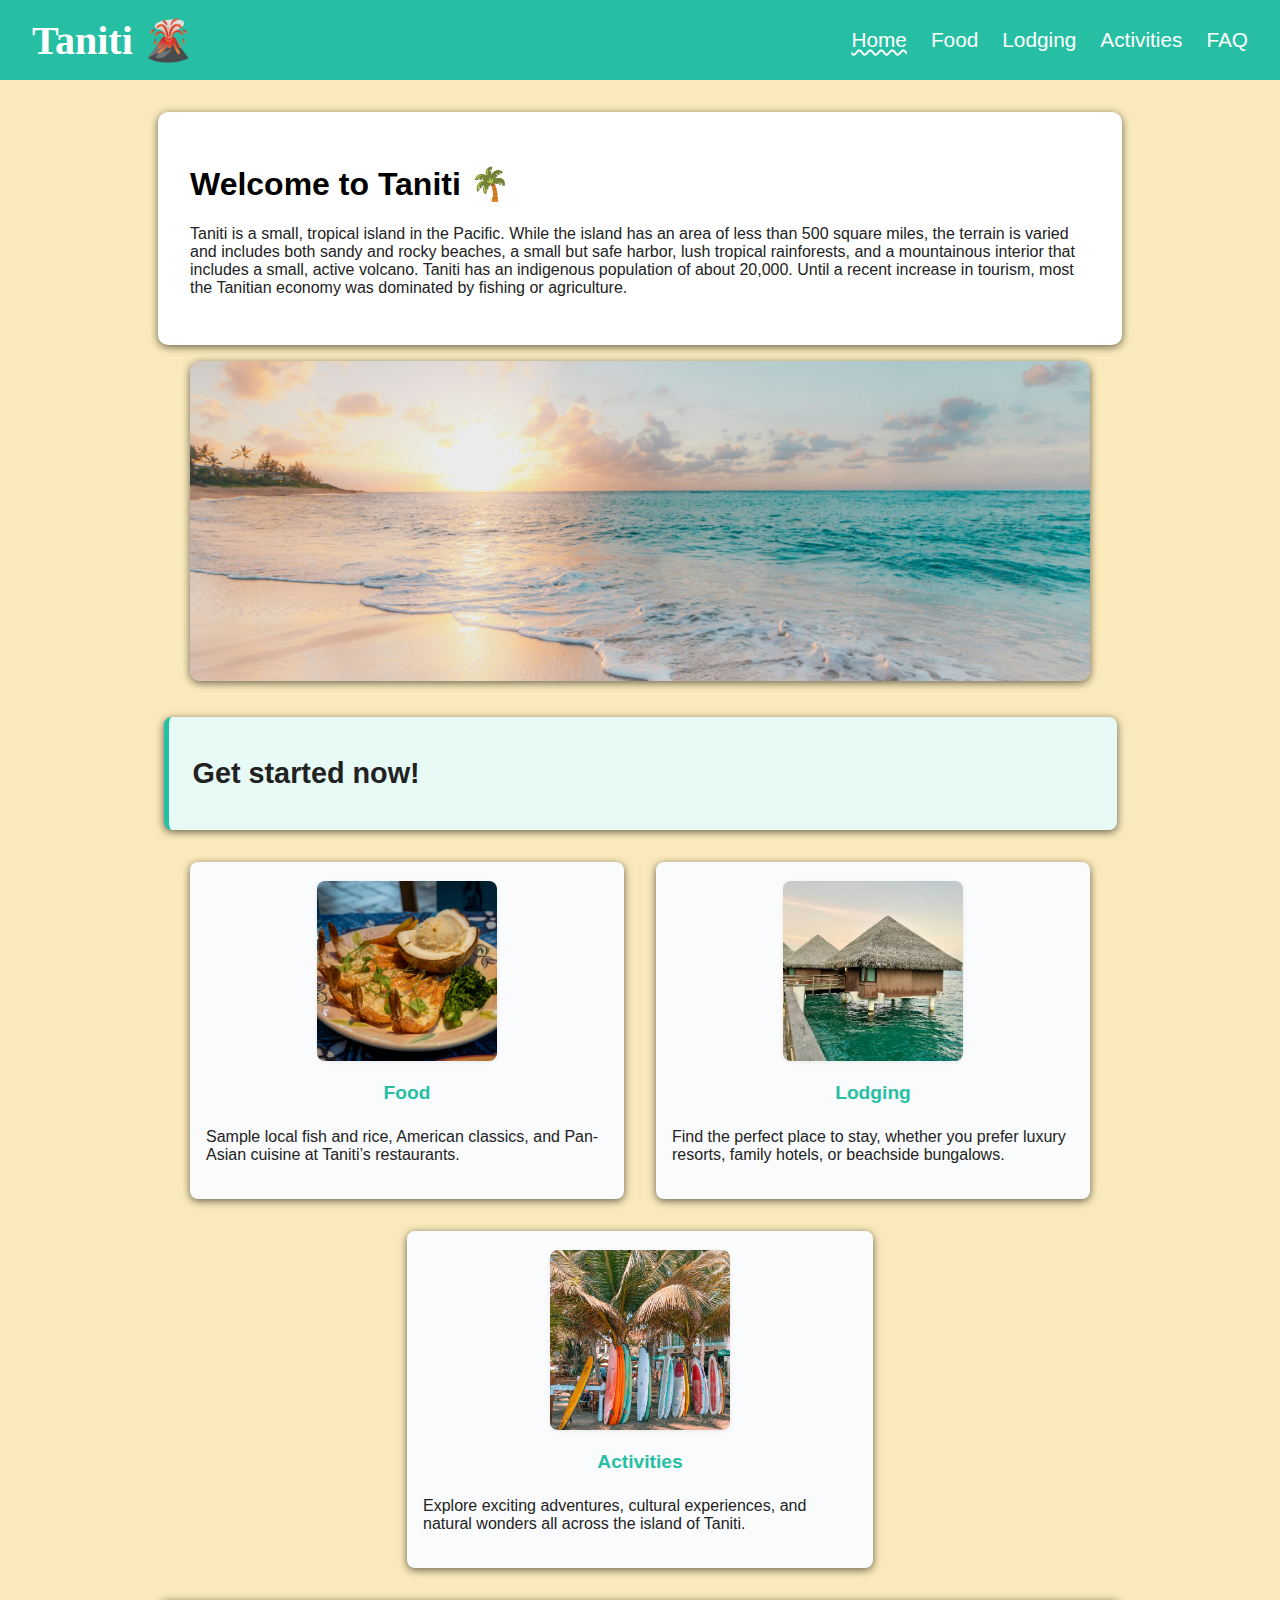
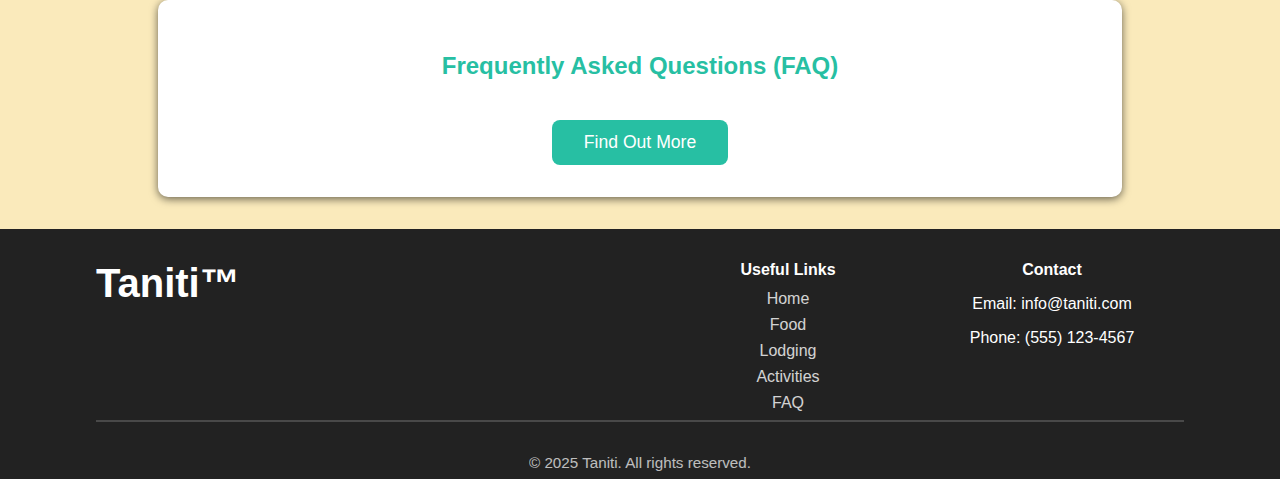
<file: index.html>
<!DOCTYPE html>
<html lang="en">
<head>
  <meta charset="UTF-8">
  <title>Taniti - Home</title>
  <meta name="viewport" content="width=device-width, initial-scale=1.0">
  <link rel="stylesheet" href="styles/home.css"/>
  <link rel="stylesheet" href="styles/skeleton.css"/>
</head>
<body>
  <!-- Navbar -->
  <nav class="navbar-top">
    <div class="navbar-top-brand"><a href="index.html">Taniti 🌋</a></div>
    <ul class="navbar-top-links">
      <li><a href="index.html"><span class="current-page">Home</span></a></li>
      <li><a href="food.html">Food</a></li>
      <li><a href="lodging.html">Lodging</a></li>
      <li><a href="activities.html">Activities</a></li>
      <li><a href="faq.html">FAQ</a></li>
    </ul>
  </nav>

  <main>
    <section class="intro-section">
      <h1>Welcome to Taniti 🌴</h1>
      <p>
        Taniti is a small, tropical island in the Pacific. While the island has an area of less than 500 square miles, the terrain is varied and includes both sandy and rocky beaches, a small but safe harbor, lush tropical rainforests, and a mountainous interior that includes a small, active volcano. Taniti has an indigenous population of about 20,000. Until a recent increase in tourism, most the Tanitian economy was dominated by fishing or agriculture.
      </p>
    </section>

    <section class="hero-image-section">
      <img src="pictures/taniti_beach.jpg" alt="Taniti scenic view" class="hero-image">
    </section>

    <section class="get-started">
      <h2>Get started now!</h2>
    </section>

    <section class="features">
      <div class="feature-card" onclick="location.href = 'food.html';">
        <img src="pictures/food1.jpg" alt="Food" class="feature-img">
        <h3>Food</h3>
        <p>Sample local fish and rice, American classics, and Pan-Asian cuisine at Taniti’s restaurants.</p>
      </div>
      <div class="feature-card" onclick="location.href = 'lodging.html';">
        <img src="pictures/lodging.webp" alt="Lodging" class="feature-img">
        <h3>Lodging</h3>
        <p>Find the perfect place to stay, whether you prefer luxury resorts, family hotels, or beachside bungalows.</p>
      </div>
      <div class="feature-card" onclick="location.href = 'activities.html';">
        <img src="pictures/surf.jpg" alt="Activities" class="feature-img">
        <h3>Activities</h3>
        <p>Explore exciting adventures, cultural experiences, and natural wonders all across the island of Taniti.</p>
      </div>
    </section>

    <section class="faq">
      <h2>Frequently Asked Questions (FAQ)</h2>
      <button class="faq-btn" onclick="location.href = 'faq.html';">Find Out More</button>
    </section>
  </main>

  <footer class="footer">
    <div class="footer-content">
      <div>
        <div class="navbar-bottom-brand"><a href="index.html">Taniti™</a></div>
      </div>
      <div class="resources-footer">
        <div>
          <h4>Useful Links</h4>
          <ul>
            <li><a href="index.html">Home</a></li>
            <li><a href="food.html">Food</a></li>
            <li><a href="lodging.html">Lodging</a></li>
            <li><a href="activities.html">Activities</a></li>
            <li><a href="faq.html">FAQ</a></li>
          </ul>
        </div>
        <div>
          <h4>Contact</h4>
          <p>Email: info@taniti.com</p>
          <p>Phone: (555) 123-4567</p>
        </div>
      </div>
    </div>
    <div class="footer-bottom">
      &copy; 2025 Taniti. All rights reserved.
    </div>
  </footer>
</body>
</html>
</file>
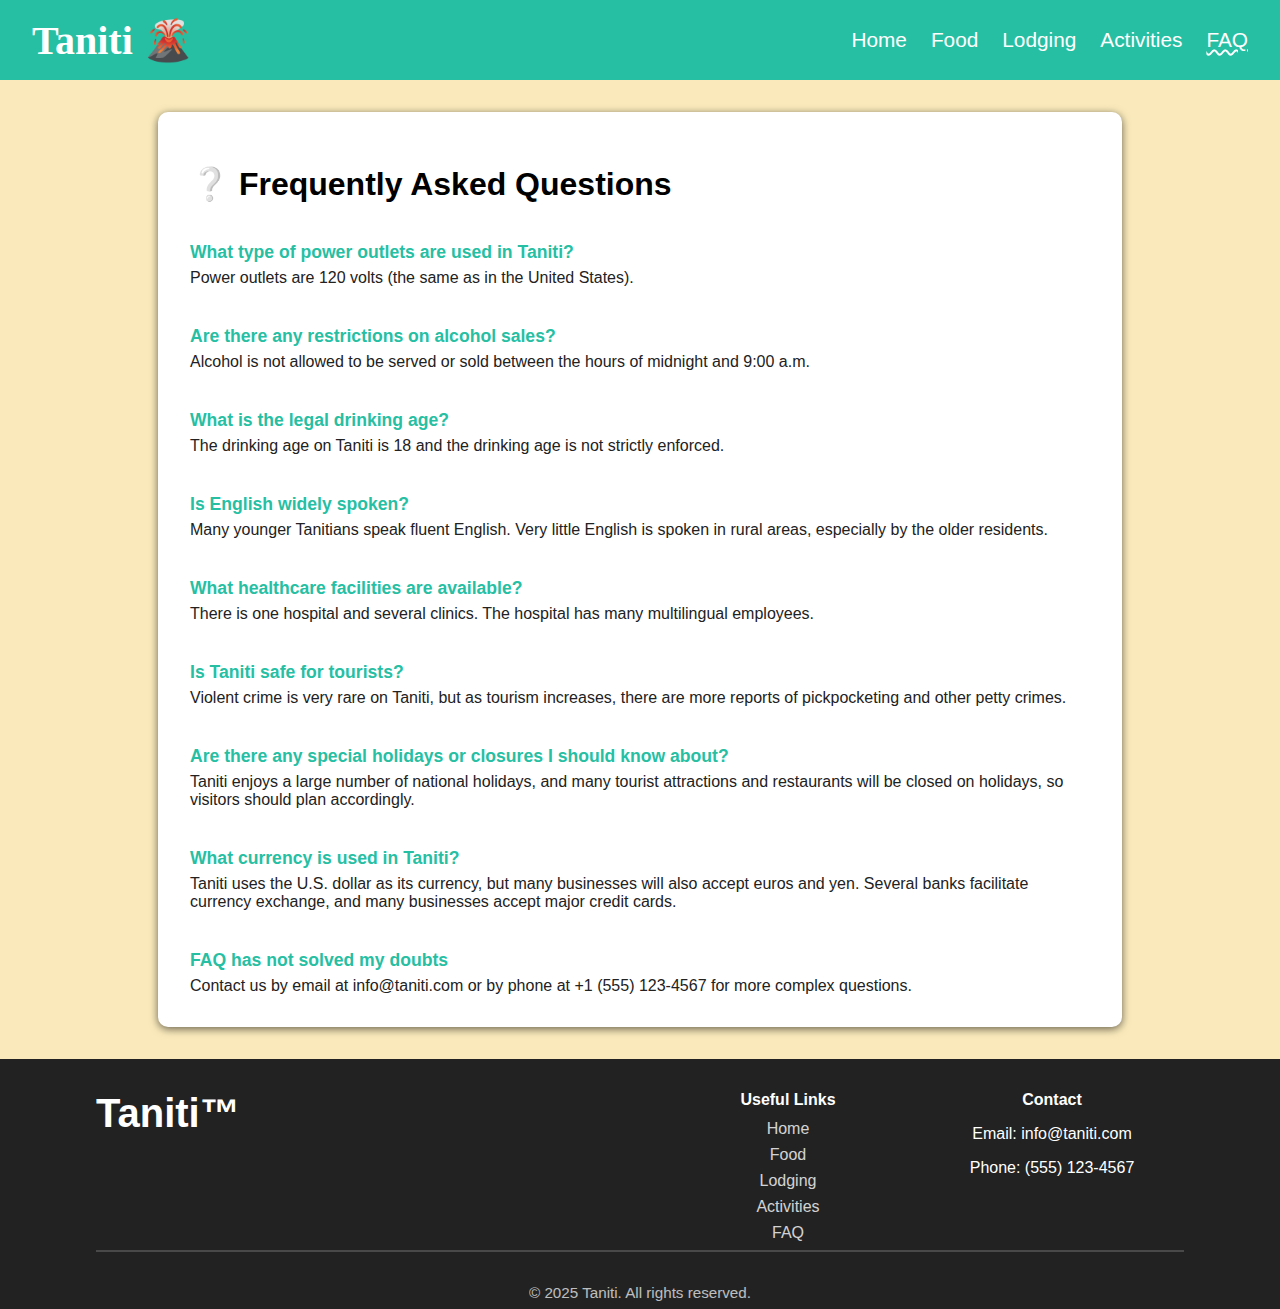
<file: faq.html>
<!DOCTYPE html>
<html lang="en">
<head>
  <meta charset="UTF-8">
  <title>Taniti - Frequently Asked Questions</title>
  <meta name="viewport" content="width=device-width, initial-scale=1.0">
  <link rel="stylesheet" href="styles/faq.css"/>
  <link rel="stylesheet" href="styles/skeleton.css"/>
</head>
<body>
  <!-- Navbar -->
  <nav class="navbar-top">
    <div class="navbar-top-brand"><a href="home.html">Taniti 🌋</a></div>
    <ul class="navbar-top-links">
      <li><a href="home.html">Home</a></li>
      <li><a href="food.html">Food</a></li>
      <li><a href="lodging.html">Lodging</a></li>
      <li><a href="activities.html">Activities</a></li>
      <li class="active"><a href="faq.html"><span class="current-page">FAQ</span></a></li>
    </ul>
  </nav>

  <main>
    <section class="faq-section">
      <h1>❔ Frequently Asked Questions</h1>
      <div class="faq-list">
        <div class="faq-item">
          <h2>What type of power outlets are used in Taniti?</h2>
          <p>Power outlets are 120 volts (the same as in the United States).</p>
        </div>
        <div class="faq-item">
          <h2>Are there any restrictions on alcohol sales?</h2>
          <p>Alcohol is not allowed to be served or sold between the hours of midnight and 9:00 a.m.</p>
        </div>
        <div class="faq-item">
          <h2>What is the legal drinking age?</h2>
          <p>The drinking age on Taniti is 18 and the drinking age is not strictly enforced.</p>
        </div>
        <div class="faq-item">
          <h2>Is English widely spoken?</h2>
          <p>Many younger Tanitians speak fluent English. Very little English is spoken in rural areas, especially by the older residents.</p>
        </div>
        <div class="faq-item">
          <h2>What healthcare facilities are available?</h2>
          <p>There is one hospital and several clinics. The hospital has many multilingual employees.</p>
        </div>
        <div class="faq-item">
          <h2>Is Taniti safe for tourists?</h2>
          <p>Violent crime is very rare on Taniti, but as tourism increases, there are more reports of pickpocketing and other petty crimes.</p>
        </div>
        <div class="faq-item">
          <h2>Are there any special holidays or closures I should know about?</h2>
          <p>Taniti enjoys a large number of national holidays, and many tourist attractions and restaurants will be closed on holidays, so visitors should plan accordingly.</p>
        </div>
        <div class="faq-item">
          <h2>What currency is used in Taniti?</h2>
          <p>Taniti uses the U.S. dollar as its currency, but many businesses will also accept euros and yen. Several banks facilitate currency exchange, and many businesses accept major credit cards.</p>
        </div>
        <div class="faq-item">
          <h2>FAQ has not solved my doubts</h2>
          <p>Contact us by email at info@taniti.com or by phone at +1 (555) 123-4567 for more complex questions.</p>
        </div>
      </div>
    </section>
  </main>

  <footer class="footer">
    <div class="footer-content">
      <div>
        <div class="navbar-bottom-brand"><a href="home.html">Taniti™</a></div>
      </div>
      <div class="resources-footer">
        <div>
          <h4>Useful Links</h4>
          <ul>
            <li><a href="home.html">Home</a></li>
            <li><a href="food.html">Food</a></li>
            <li><a href="lodging.html">Lodging</a></li>
            <li><a href="activities.html">Activities</a></li>
            <li><a href="faq.html">FAQ</a></li>
          </ul>
        </div>
        <div>
          <h4>Contact</h4>
          <p>Email: info@taniti.com</p>
          <p>Phone: (555) 123-4567</p>
        </div>
      </div>
    </div>
    <div class="footer-bottom">
      &copy; 2025 Taniti. All rights reserved.
    </div>
  </footer>
</body>
</html>
</file>
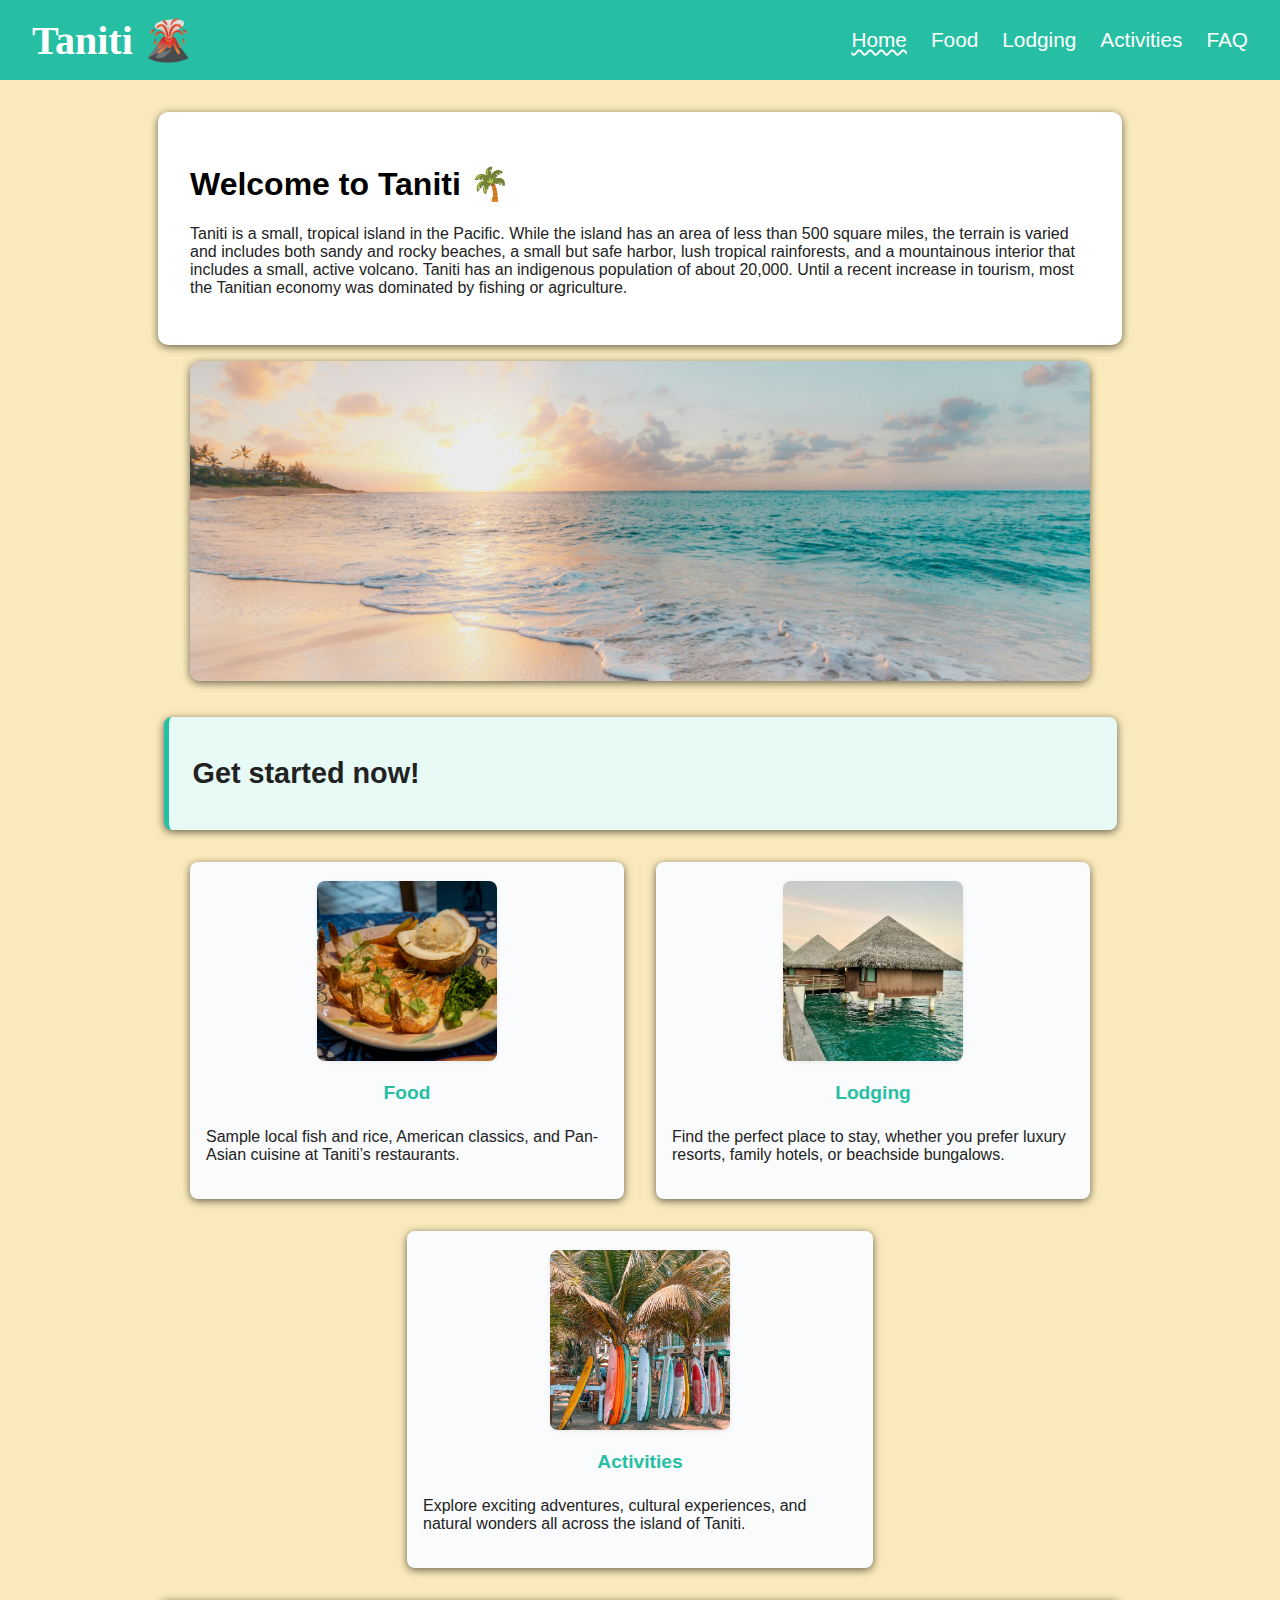
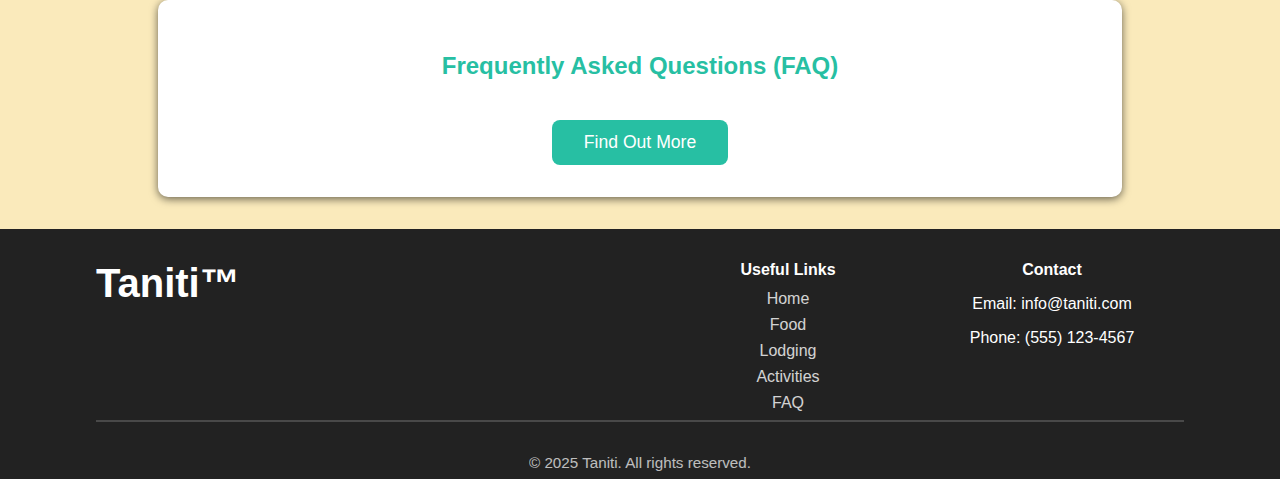
<file: home.html>
<!DOCTYPE html>
<html lang="en">
<head>
  <meta charset="UTF-8">
  <title>Taniti - Home</title>
  <meta name="viewport" content="width=device-width, initial-scale=1.0">
  <link rel="stylesheet" href="styles/home.css"/>
  <link rel="stylesheet" href="styles/skeleton.css"/>
</head>
<body>
  <!-- Navbar -->
  <nav class="navbar-top">
    <div class="navbar-top-brand"><a href="home.html">Taniti 🌋</a></div>
    <ul class="navbar-top-links">
      <li><a href="home.html"><span class="current-page">Home</span></a></li>
      <li><a href="food.html">Food</a></li>
      <li><a href="lodging.html">Lodging</a></li>
      <li><a href="activities.html">Activities</a></li>
      <li><a href="faq.html">FAQ</a></li>
    </ul>
  </nav>

  <main>
    <section class="intro-section">
      <h1>Welcome to Taniti 🌴</h1>
      <p>
        Taniti is a small, tropical island in the Pacific. While the island has an area of less than 500 square miles, the terrain is varied and includes both sandy and rocky beaches, a small but safe harbor, lush tropical rainforests, and a mountainous interior that includes a small, active volcano. Taniti has an indigenous population of about 20,000. Until a recent increase in tourism, most the Tanitian economy was dominated by fishing or agriculture.
      </p>
    </section>

    <section class="hero-image-section">
      <img src="pictures/taniti_beach.jpg" alt="Taniti scenic view" class="hero-image">
    </section>

    <section class="get-started">
      <h2>Get started now!</h2>
    </section>

    <section class="features">
      <div class="feature-card" onclick="location.href = 'food.html';">
        <img src="pictures/food1.jpg" alt="Food" class="feature-img">
        <h3>Food</h3>
        <p>Sample local fish and rice, American classics, and Pan-Asian cuisine at Taniti’s restaurants.</p>
      </div>
      <div class="feature-card" onclick="location.href = 'lodging.html';">
        <img src="pictures/lodging.webp" alt="Lodging" class="feature-img">
        <h3>Lodging</h3>
        <p>Find the perfect place to stay, whether you prefer luxury resorts, family hotels, or beachside bungalows.</p>
      </div>
      <div class="feature-card" onclick="location.href = 'activities.html';">
        <img src="pictures/surf.jpg" alt="Activities" class="feature-img">
        <h3>Activities</h3>
        <p>Explore exciting adventures, cultural experiences, and natural wonders all across the island of Taniti.</p>
      </div>
    </section>

    <section class="faq">
      <h2>Frequently Asked Questions (FAQ)</h2>
      <button class="faq-btn" onclick="location.href = 'faq.html';">Find Out More</button>
    </section>
  </main>

  <footer class="footer">
    <div class="footer-content">
      <div>
        <div class="navbar-bottom-brand"><a href="home.html">Taniti™</a></div>
      </div>
      <div class="resources-footer">
        <div>
          <h4>Useful Links</h4>
          <ul>
            <li><a href="home.html">Home</a></li>
            <li><a href="food.html">Food</a></li>
            <li><a href="lodging.html">Lodging</a></li>
            <li><a href="activities.html">Activities</a></li>
            <li><a href="faq.html">FAQ</a></li>
          </ul>
        </div>
        <div>
          <h4>Contact</h4>
          <p>Email: info@taniti.com</p>
          <p>Phone: (555) 123-4567</p>
        </div>
      </div>
    </div>
    <div class="footer-bottom">
      &copy; 2025 Taniti. All rights reserved.
    </div>
  </footer>
</body>
</html>
</file>
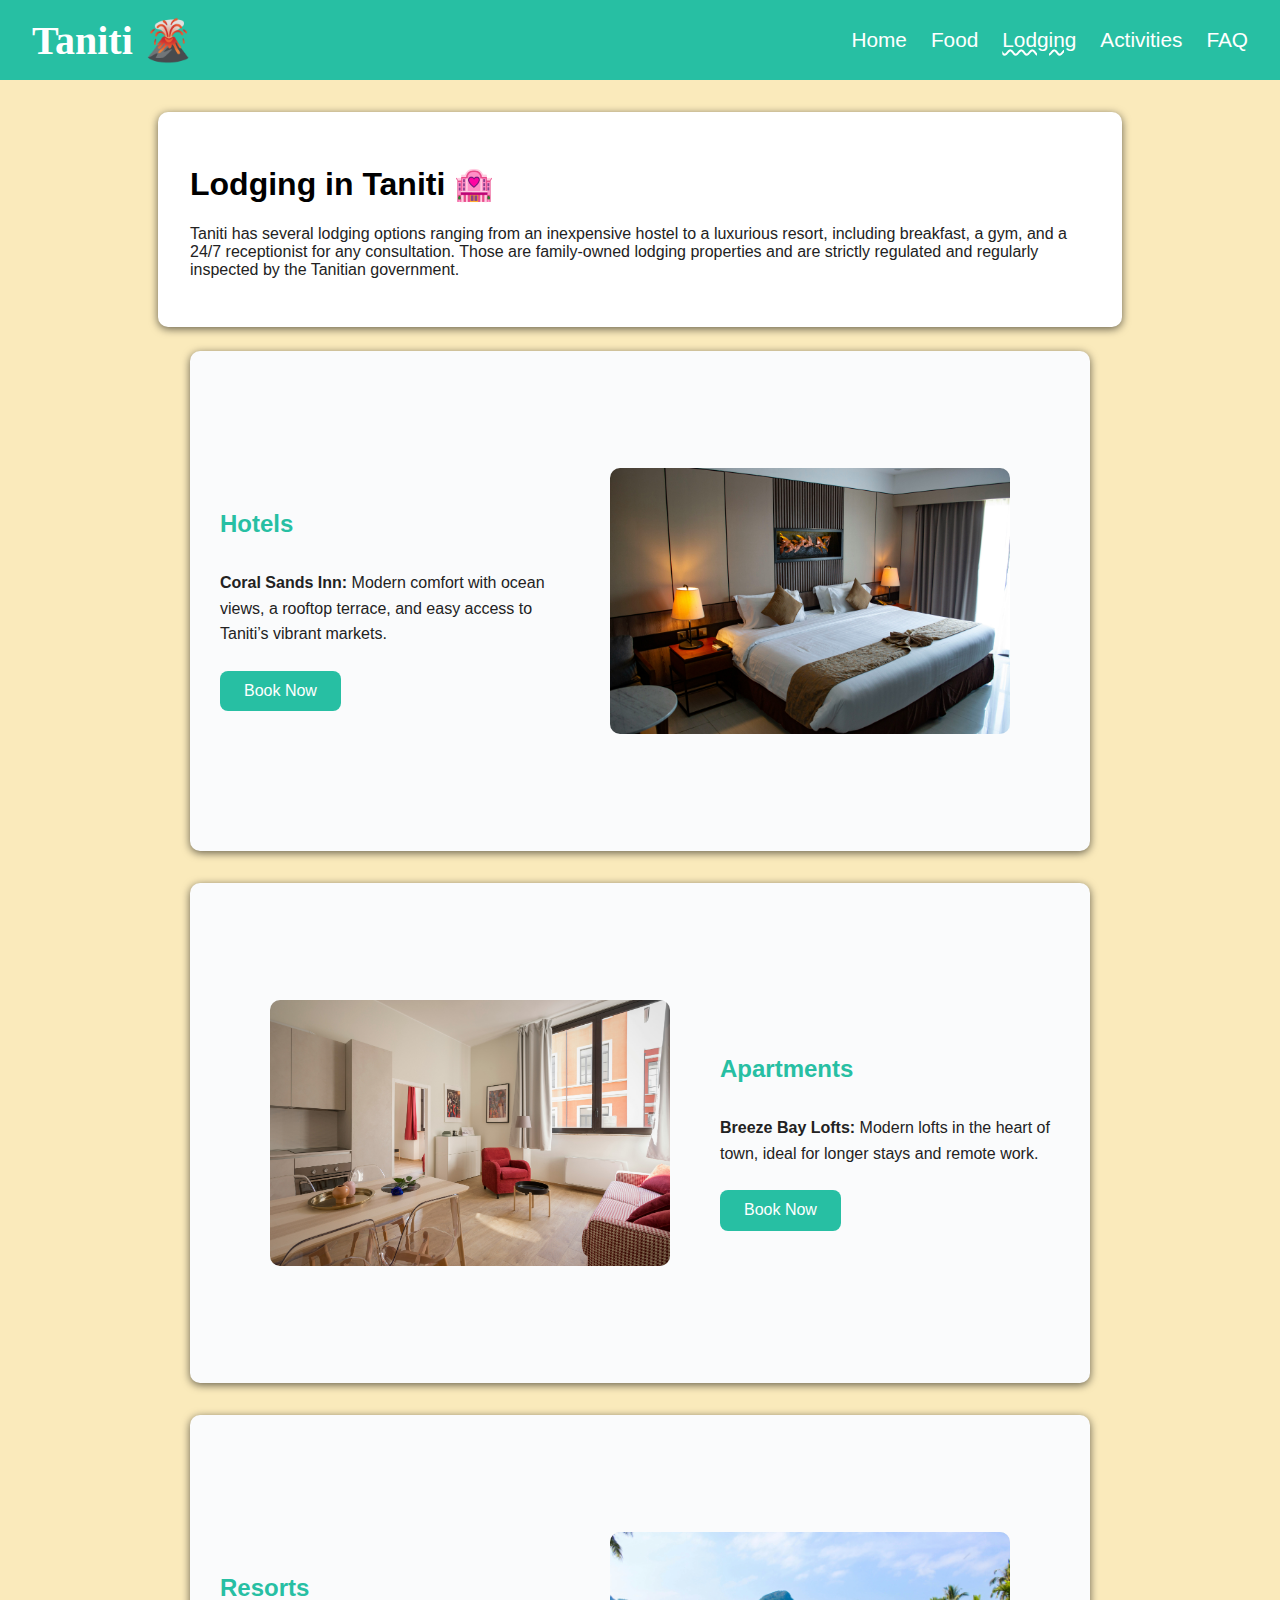
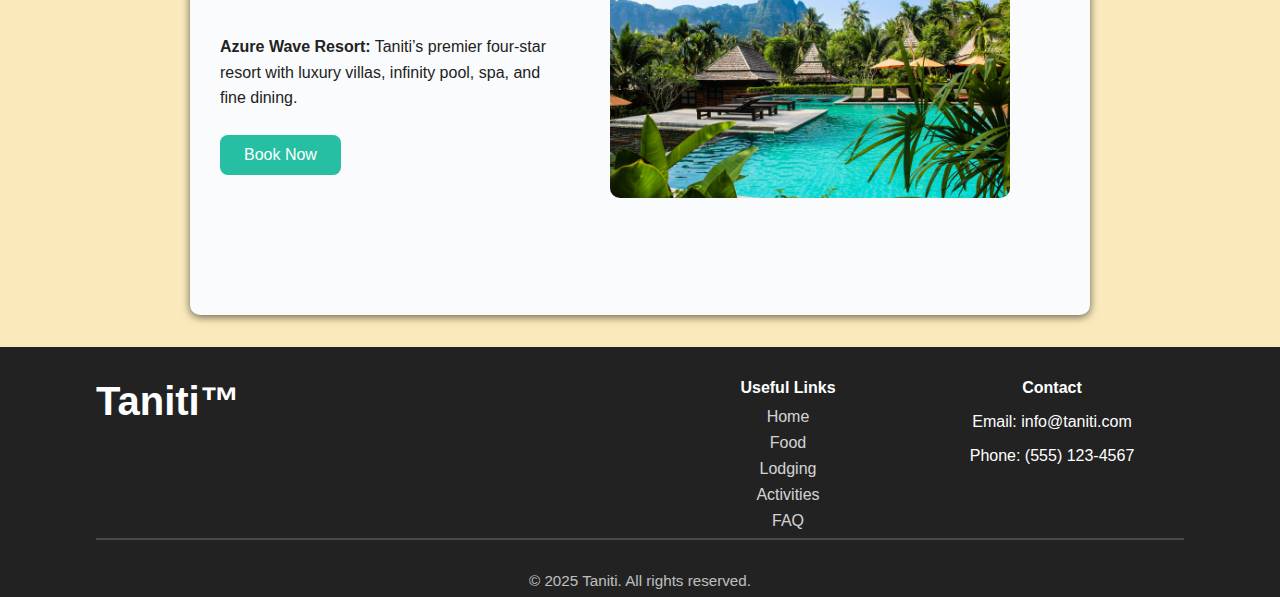
<file: lodging.html>
<!DOCTYPE html>
<html lang="en">
<head>
  <meta charset="UTF-8">
  <title>Taniti - Lodging</title>
  <meta name="viewport" content="width=device-width, initial-scale=1.0">
  <link rel="stylesheet" href="styles/lodging.css"/>
  <link rel="stylesheet" href="styles/skeleton.css"/>
</head>
<body>
  <!-- Navbar -->
  <nav class="navbar-top">
    <div class="navbar-top-brand"><a href="index.html">Taniti 🌋</a></div>
    <ul class="navbar-top-links">
        <li><a href="index.html">Home</a></li>
        <li><a href="food.html">Food</a></li>
        <li><a href="lodging.html"><span class="current-page">Lodging</span></a></li>
        <li><a href="activities.html">Activities</a></li>
        <li><a href="#">FAQ</a></li>
    </ul>
  </nav>

  <main>
    <section class="lodging-summary">
      <h1>Lodging in Taniti 🏩</h1>
      <p>
        Taniti has several lodging options ranging from an inexpensive hostel to a luxurious resort, including breakfast, a gym, and a 24/7 receptionist for any consultation. Those are family-owned lodging properties and are strictly regulated and regularly inspected by the Tanitian government.
      </p>
    </section>

    <section class="lodging-types">
      <div class="lodging-card">
        <div class="lodging-img-right">
            <img src="pictures/hotel.jpg" alt="hotel">
        </div>
        <div class="lodging-content">
          <h2>Hotels</h2>
          <p>
            <strong>Coral Sands Inn:</strong> Modern comfort with ocean views, a rooftop terrace, and easy access to Taniti’s vibrant markets.
          </p>
          <button class="book-btn">Book Now</button>
        </div>
      </div>
      <div class="lodging-card">
        <div class="lodging-img-left">
            <img src="pictures/apartment.jpg" alt="aparment">
        </div>
        <div class="lodging-content">
          <h2>Apartments</h2>
          <p>
            <strong>Breeze Bay Lofts:</strong> Modern lofts in the heart of town, ideal for longer stays and remote work.
          </p>
        <button class="book-btn">Book Now</button>
        </div>
      </div>
      <div class="lodging-card">
        <div class="lodging-img-right">
            <img src="pictures/resort.jpg" alt="resort">
        </div>
        <div class="lodging-content">
          <h2>Resorts</h2>
          <p>
            <strong>Azure Wave Resort:</strong> Taniti’s premier four-star resort with luxury villas, infinity pool, spa, and fine dining.
          </p>
          <button class="book-btn">Book Now</button>
        </div>
      </div>
    </section>
  </main>

  <footer class="footer">
    <div class="footer-content">
      <div>
        <div class="navbar-bottom-brand"><a href="index.html">Taniti™</a></div>
      </div>
      <div class="resources-footer">
        <div>
          <h4>Useful Links</h4>
          <ul>
            <li><a href="index.html">Home</a></li>
            <li><a href="food.html">Food</a></li>
            <li><a href="lodging.html">Lodging</a></li>
            <li><a href="activities.html">Activities</a></li>
            <li><a href="faq.html">FAQ</a></li>
          </ul>
        </div>
        <div>
          <h4>Contact</h4>
          <p>Email: info@taniti.com</p>
          <p>Phone: (555) 123-4567</p>
        </div>
      </div>
    </div>
    <div class="footer-bottom">
      &copy; 2025 Taniti. All rights reserved.
    </div>
  </footer>
</body>
</html>
</file>
<file: styles/home.css>
.intro-section {
max-width: 900px;
margin: 2rem auto 1rem auto;
background: #fff;
border-radius: 10px;
padding: 2rem;
}

.hero-image-section {
max-width: 900px;
margin: 0 auto 2rem auto;
text-align: center;
}

.hero-image {
width: 100%;
max-width: 100%;
height: 320px;
object-fit: cover;
border-radius: 10px;
box-shadow: 0 2px 8px rgba(0,0,0,0.07);
}

.get-started {
max-width: 900px;
margin: 1rem auto 2rem auto;
background: #e7faf6;
border-left: 5px solid #27bfa3;
padding: 1rem 1.5rem;
font-size: 1.2rem;
font-weight: 500;
border-radius: 8px;
}

.features {
display: flex;
gap: 2rem;
max-width: 900px;
margin: 0 auto 2rem auto;
flex-wrap: wrap;
justify-content: center;
}

.feature-card {
flex: 1 1 250px;
background: #fafbfc;
border-radius: 8px;
padding: 1.2rem 1rem;
box-shadow: 0 1px 4px rgba(0,0,0,0.04);
min-width: 220px;
max-width: 434px;
display: flex;
flex-direction: column;
align-items: center;
transition: background 0.2s;
}

.feature-card:hover {
    cursor: pointer;
    background: #e7faf6;
}

.feature-img {
    width: 180px;
    height: 180px;
    border-radius: 8px;
    margin-bottom: 1rem;
    object-fit: cover;
    box-shadow: 0 1px 4px rgba(0,0,0,0.08);
  }

.feature-card h3 {
margin: 0.3rem 0 0.5rem 0;
color: #27bfa3;
font-size: 1.2rem;
}

.faq {
max-width: 900px;
margin: 2rem auto;
background: #fff;
border-radius: 10px;
box-shadow: 0 2px 8px rgba(0,0,0,0.07);
padding: 2rem;
text-align: center;
}

.faq h2 {
color: #27bfa3;
margin-bottom: 1rem;
}

.faq-btn {
margin-top: 1.5rem;
padding: 0.75rem 2rem;
background-color: #27bfa3;
color: #fff;
border: none;
border-radius: 0.5rem;
font-size: 1.1rem;
cursor: pointer;
transition: background 0.2s;
}

.faq-btn:hover {
background-color: #1e9680;
}

@media (max-width: 900px) {
.features, .footer-content {
    flex-direction: column;
    gap: 1.2rem;
    align-items: center;
}
.intro-section, .get-started, .faq {
    padding: 1rem;
}
}
</file>
<file: styles/skeleton.css>
body {
font-family: 'Segoe UI', Arial, sans-serif;
background: #faeabb!important;
color: #222;
margin: 0;
padding: 0;
}

main {
    .intro-section, .hero-image, .get-started, .feature-card, .faq, .food-summary, .top-restaurant-card, .restaurant-card, .lodging-summary, .lodging-card, .activities-summary, .activities-section, .activities-list, .carousel-img, .faq-section {
        box-shadow: 0 2px 8px rgba(0, 0, 0, 0.596);
    }
}

h1 {
    font-size: xx-large !important;
    font-weight: bold !important;
    color: black !important;
}

/* Navbar */
.navbar-top {
background: #27bfa3;
color: #fff;
display: flex;
justify-content: space-between;
align-items: center;
padding: 0 2rem;
height: 80px;
}

.navbar-top-brand {
font-weight: bold;
font-size: 2.5rem;
}

.navbar-top-brand a {
    text-decoration: none;
    color: white;
    font-family: cursive;
}

.navbar-top-links {
list-style: none;
display: flex;
gap: 1.5rem;
margin: 0;
padding: 0;
}

.navbar-top-links li a {
color: #fff;
text-decoration: none!important;
font-size: 1.3rem;
transition: color 0.2s;
}

.navbar-top-links li a:hover {
color: #044c3a;
}

.current-page {
    text-decoration: underline;
    text-decoration-style: wavy;
}


/* Footer */
.footer {
background: #222;
color: #fff;
padding: 2rem 0 0.5rem 0;
margin-top: 2rem;
}

.footer-content {
display: flex;
justify-content: space-around;
width: 85%;
margin: 0 auto 2rem auto;
flex-wrap: wrap;
gap: 2rem;
text-align: center;
border-bottom:  #494949 solid 2px;
}

.footer-content div {
flex: 1 1 200px;
}

.footer-content h4 {
margin-top: 0;
margin-bottom: 0.7rem;
}

.footer-content ul {
list-style: none;
padding: 0;
margin: 0;
}

.footer-content ul li {
margin-bottom: 0.5rem;
}

.footer-content ul li a {
color: #fff;
text-decoration: none;
opacity: 0.8;
transition: opacity 0.2s;
}

.footer-content ul li a:hover {
opacity: 1;
}

.footer-content form {
display: flex;
gap: 0.5rem;
}

.footer-content input[type="email"] {
padding: 0.4rem;
border-radius: 4px;
border: none;
}

.footer-content button {
background: #27bfa3;
color: #fff;
border: none;
padding: 0.4rem 0.8rem;
border-radius: 4px;
cursor: pointer;
}

.footer-bottom {
text-align: center;
font-size: 0.95rem;
opacity: 0.7;
margin-top: 1rem;
}


.navbar-bottom-brand {
    font-weight: bold;
    font-size: 2.5rem;
    text-align: left;
}

.navbar-bottom-brand a {
    text-decoration: none;
    color: white;
}

.resources-footer {
    display: flex;
    flex-direction: row;
}
</file>
<file: styles/faq.css>
.faq-section {
max-width: 900px;
margin: 2rem auto 1.5rem auto;
background: #fff;
border-radius: 10px;
box-shadow: 0 2px 8px rgba(0,0,0,0.07);
padding: 2rem;
}

.faq-section h1 {
margin-bottom: 1.5rem;
color: #27bfa3;
}

.faq-list {
display: flex;
flex-direction: column;
gap: 1.5rem;
}

.faq-item h2 {
font-size: 1.1rem;
color: #27bfa3;
margin-bottom: 0.4rem;
}

.faq-item p {
margin: 0;
font-size: 1rem;
color: #222;
}
</file>
<file: styles/lodging.css>
.lodging-summary {
max-width: 900px;
margin: 2rem auto 1.5rem auto;
background: #fff;
border-radius: 10px;
box-shadow: 0 2px 8px rgba(0,0,0,0.07);
padding: 2rem;
}

.lodging-types {
max-width: 900px;
margin: 0 auto 2rem auto;
display: grid;
grid-template-columns: repeat(1, 1fr);
gap: 2rem;
}

.lodging-card {
    display: block;
    position: relative;
    background: #fafbfc;
    border-radius: 10px;
    box-shadow: 0 1px 4px rgba(0,0,0,0.04);
    padding: 1.5rem 1rem 2rem 1rem;
    height: 500px;
    overflow-y: auto;
    overflow-x: hidden;
    padding: 0 30px 0 30px;
}

.lodging-content {
    display: flex;
    flex-direction: column;
    justify-content: center;
    height: 100%;
}


.lodging-card .lodging-img-right img,  .lodging-card .lodging-img-left img {
    width: 400px;
    height: auto;
    border-radius: 10px;
    background: #ececec;
    object-fit: cover;
    display: block;
    }

.lodging-card .lodging-img-right, .lodging-card .lodging-img-left {
    width: 500px;
    height: 100%;
    display: flex;
    align-items: center;
    justify-content: center;
}

.lodging-card .lodging-img-left {
    float: left;
}

.lodging-card .lodging-img-right {
    float: right;
}

.lodging-card h2 {
color: #27bfa3;
margin-bottom: 1rem;
}

.lodging-card p {
margin-bottom: 1.5rem;
line-height: 1.6;
}

.book-btn {
background-color: #27bfa3;
color: #fff;
border: none;
border-radius: 0.5rem;
padding: 0.7rem 1.5rem;
font-size: 1rem;
cursor: pointer;
align-self: flex-start;
transition: background 0.2s;
}

.book-btn:hover {
background-color: #1e9680;
}
</file>
